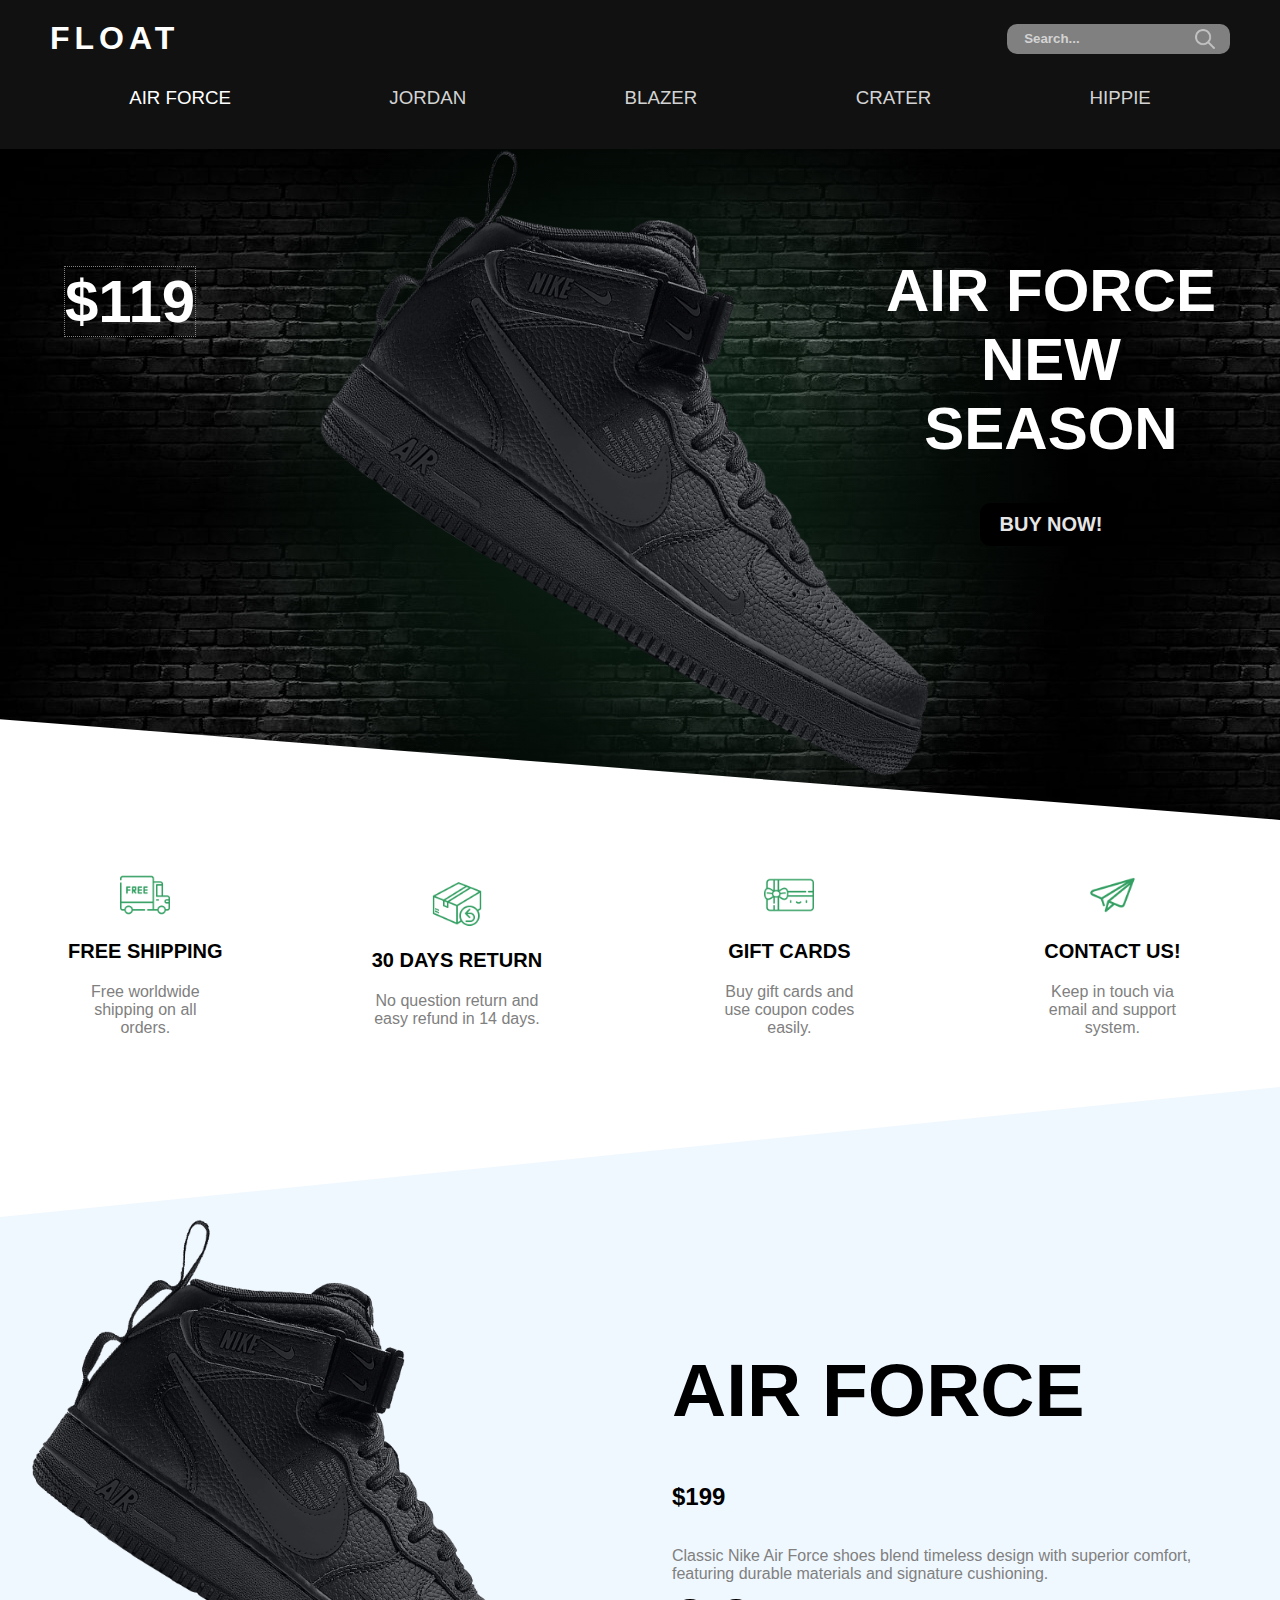
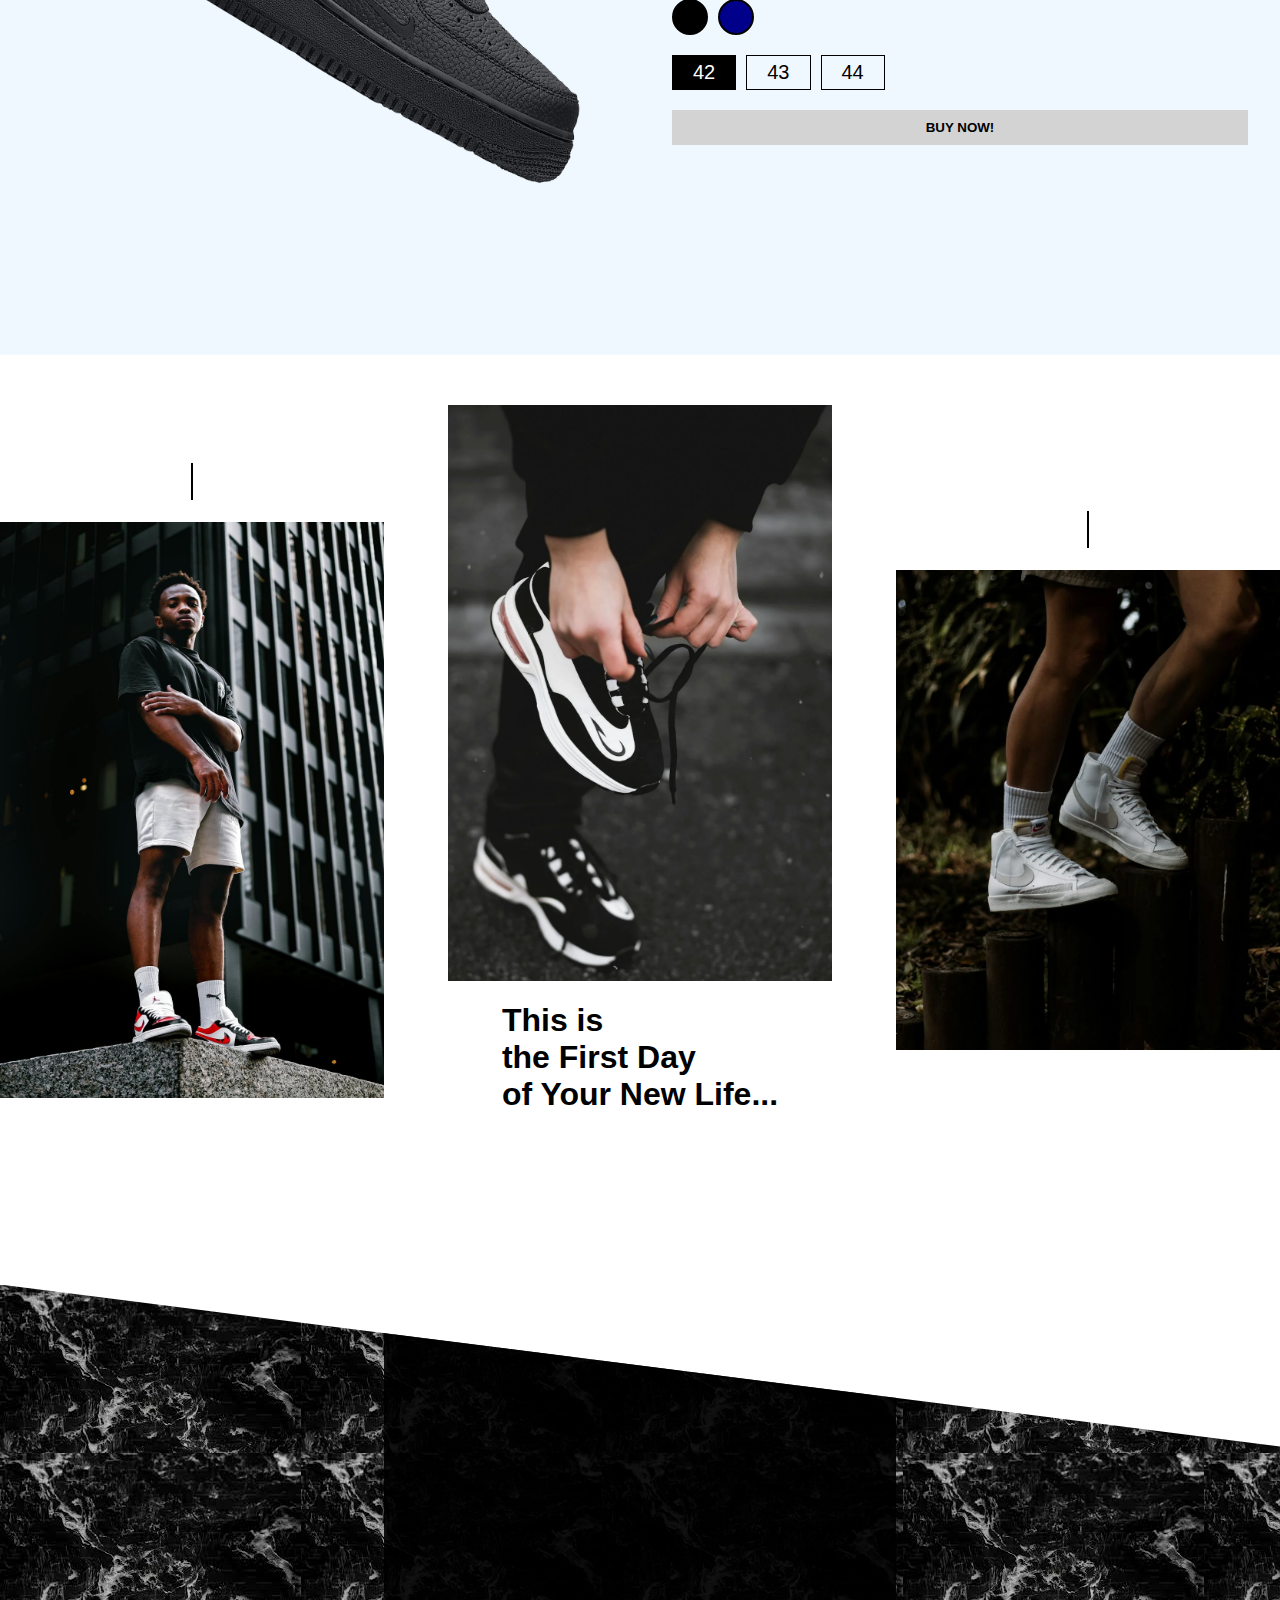
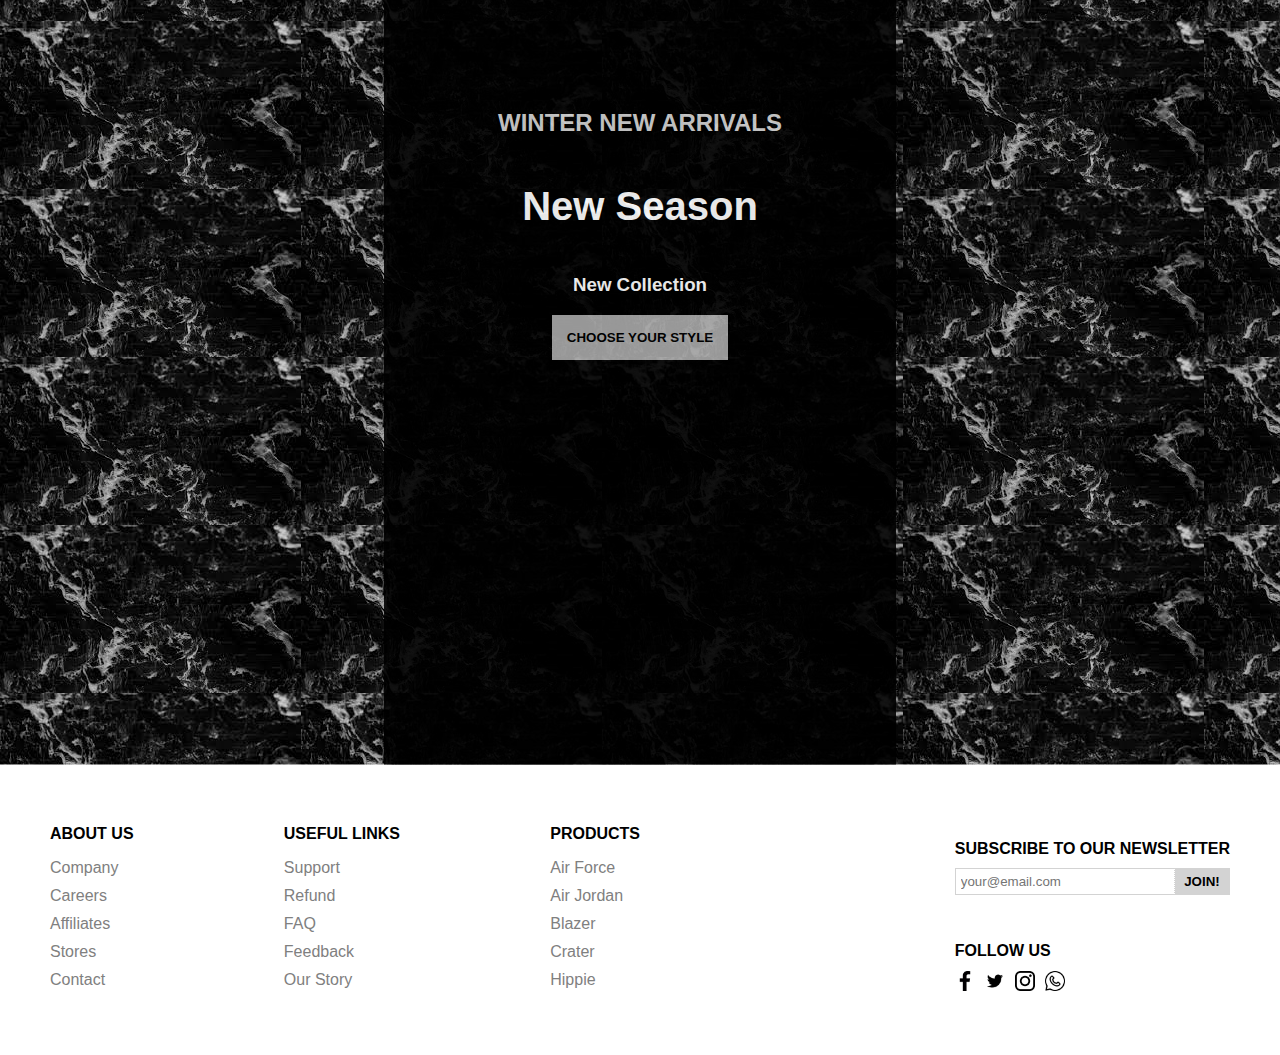
<file: index.html>
<html lang="en">

<head>
    <meta charset="UTF-8">
    <meta http-equiv="X-UA-Compatible" content="IE=edge">
    <meta name="viewport" content="width=device-width, initial-scale=1.0">
    <link
        href="https://fonts.googleapis.com/css2?family=Lato:ital,wght@0,100;0,300;0,400;0,700;0,900;1,100;1,300;1,400;1,700;1,900&display=swap"
        rel="stylesheet">
    <link rel="stylesheet" href="index.css">
    <link rel="shortcut icon" href="img/blazer.png">
    <title>F L O A T</title>
</head>

<body>
    <nav id="nav">
        <div class="navTop">
            <div class="navItem">
                <h1 class="Logo">Float</h1>
            </div>
            <div class="navItem">
                <div class="search">
                    <input type="text" placeholder="Search..." class="searchInput">
                    <img src="./img/search.png" width="20" height="20" alt="" class="searchIcon">
                </div>
            </div>
        </div>
        <div class="navBottom">
            <h3 class="menuItem">AIR FORCE</h3>
            <h3 class="menuItem">JORDAN</h3>
            <h3 class="menuItem">BLAZER</h3>
            <h3 class="menuItem">CRATER</h3>
            <h3 class="menuItem">HIPPIE</h3>
        </div>
    </nav>
    <div class="slider">
        <div class="sliderWrapper">
            <div class="sliderItem">
                <img src="./img/air.png" alt="" class="sliderImg">
                <div class="sliderBg"></div>
                <div class="slider-details">
                    <h2 class="sliderPrice">$119</h2>
                    <div class="slider-content">
                        <h1 class="sliderTitle">AIR FORCE</br> NEW</br> SEASON</h1>
                        <a href="#product">
                            <button class="buyButton">BUY NOW!</button>
                        </a> 
                    </div>
                </div>
                
                
            </div>
            <div class="sliderItem">
                <img src="./img/jordan.png" alt="" class="sliderImg">
                <div class="sliderBg"></div>
                <div class="slider-details">
                    <h2 class="sliderPrice">$149</h2>
                    <div class="slider-content">
                        <h1 class="sliderTitle">AIR JORDAN</br> NEW</br> SEASON</h1>
                        <a href="#product">
                            <button class="buyButton">BUY NOW!</button>
                        </a>
                    </div>
                </div>
            </div>
            <div class="sliderItem">
                <img src="./img/blazer.png" alt="" class="sliderImg">
                <div class="sliderBg"></div>
                <div class="slider-details">
                    <h2 class="sliderPrice">$109</h2>
                    <div class="slider-content">
                        <h1 class="sliderTitle">BLAZER</br> NEW</br> SEASON</h1>
                        <a href="#product">
                            <button class="buyButton">BUY NOW!</button>
                        </a>
                    </div>
                </div>
            </div>
            <div class="sliderItem">
                <img src="./img/crater.png" alt="" class="sliderImg">
                <div class="sliderBg"></div>
                <div class="slider-details">
                    <h2 class="sliderPrice">$129</h2>
                    <div class="slider-content">
                        <h1 class="sliderTitle">CRATER</br> NEW</br> SEASON</h1>
                        <a href="#product">
                            <button class="buyButton">BUY NOW!</button>
                        </a>  
                    </div>
                </div>
            </div>
            <div class="sliderItem">
                <img src="./img/hippie.png" alt="" class="sliderImg">
                <div class="sliderBg"></div>
                <div class="slider-details">
                    <h2 class="sliderPrice">$99</h2>
                    <div class="slider-content">
                        <h1 class="sliderTitle">HIPPIE</br> NEW</br> SEASON</h1>
                        <a href="#product">
                            <button class="buyButton">BUY NOW!</button>
                        </a>    
                    </div>
                </div>
            </div>
        </div>
    </div>
   
    <div class="features">
        <div class="feature">
            <img src="./img/shipping.png" alt="" class="featureIcon">
            <span class="featureTitle">FREE SHIPPING</span>
            <span class="featureDesc">Free worldwide shipping on all orders.</span>
        </div>
        <div class="feature">
            <img class="featureIcon" src="./img/return.png" alt="">
            <span class="featureTitle">30 DAYS RETURN</span>
            <span class="featureDesc">No question return and easy refund in 14 days.</span>
        </div>
        <div class="feature">
            <img class="featureIcon" src="./img/gift.png" alt="">
            <span class="featureTitle">GIFT CARDS</span>
            <span class="featureDesc">Buy gift cards and use coupon codes easily.</span>
        </div>
        <div class="feature">
            <img class="featureIcon" src="./img/contact.png" alt="">
            <span class="featureTitle">CONTACT US!</span>
            <span class="featureDesc">Keep in touch via email and support system.</span>
        </div>
    </div>

    <div class="product" >
        <img src="./img/air.png" alt="" class="productImg" id="product">
        <div class="productDetails">
            <div class="titleAndPrice">
                <h1 class="productTitle">AIR FORCE</h1>
                <h2 class="productPrice">$199</h2>
            </div>
            <p class="productDesc">Classic Nike Air Force shoes blend timeless design with superior comfort, featuring durable materials and signature cushioning.</p>
            <div class="colorsAndSizes">
                <div class="colors">
                    <div class="color"></div>
                    <div class="color"></div>
                </div>
                <div class="sizes">
                    <div class="size">42</div>
                    <div class="size">43</div>
                    <div class="size">44</div>
                </div>
            </div>
            
            <button type="submit" class="productButton">BUY NOW!</button>
        </div>
        <form class="payment">
            <h1 class="payTitle">Personal Information</h1>
            <label for="name">Name</label>
            <input type="text" placeholder="John Doe" class="payInput" id="name" required>
            <label for="number">Phone Number</label>
            <input type="number" placeholder="+961 32 543 253" class="payInput" id="number" required>
            <label for="adress">Address</label>
            <input type="text" placeholder="Elton St 21 22-145" class="payInput" id="adress" required>
            <h1 class="payTitle">Card Information</h1>
            <div class="cardIcons">
                <img src="./img/visa.png" width="40" alt="" class="cardIcon">
                <img src="./img/master.png" alt="" width="40" class="cardIcon">
            </div>
            <input type="password" class="payInput" placeholder="Card Number" required>
            <div class="cardInfo">
                <input type="number" placeholder="mm" class="payInput sm" required>
                <input type="number" placeholder="yyyy" class="payInput sm" required>
                <input type="number" placeholder="cvv" class="payInput sm" required>
            </div>
            <button type="submit" class="payButton">Checkout!</button>
            <span class="close">X</span>
        </form>
    </div>
    <div class="gallery">
        <div class="galleryItem">
            <h1 class="galleryTitle">Be Yourself!</h1>
            <img src="img/pexel-photo1.jpeg"
                alt="" class="galleryImg">
        </div>
        <div class="galleryItem">
            <img src="img/pexel-photo2.webp"
                alt="" class="galleryImg">
            <h1 class="galleryTitle">This is <br> the First Day <br> of Your New Life...</h1>
        </div>
        <div class="galleryItem">
            <h1 class="galleryTitle">Just Do it!</h1>
            <img src="img/pexel-photo3.webp"
                alt="" class="galleryImg">
        </div>
    </div>
    <div class="newSeason">
        <div class="nsItem">
            <h2 class="nsTitleSm">WINTER NEW ARRIVALS</h3>
            <h1 class="nsTitle">New Season</h1>
            <h3 class="nsTitle2">New Collection</h1>
            <a href="#nav">
                <button class="nsButton">CHOOSE YOUR STYLE</button>
            </a>
        </div>
    </div>
    <footer id="footer">
        <div class="footerLeft">
            <div class="footerMenu">
                <h1 class="fMenuTitle">About Us</h1>
                <ul class="fList">
                    <li class="fListItem"><a href="aboutUs/aboutUs.html#company">Company</a></li>
                    <li class="fListItem"><a href="aboutUs/aboutUs.html#careers">Careers</a></li>
                    <li class="fListItem"><a href="aboutUs/aboutUs.html#affiliates">Affiliates</a></li>
                    <li class="fListItem"><a href="aboutUs/aboutUs.html#stores">Stores</a></li>
                    <li class="fListItem"><a href="aboutUs/aboutUs.html#contact">Contact</a></li>
                </ul>
            </div>
            <div class="footerMenu">
                <h1 class="fMenuTitle">Useful Links</h1>
                <ul class="fList">
                    <li class="fListItem"><a href="support/support.html">Support</a></li>
                    <li class="fListItem"><a href="refund/refund.html">Refund</a></li>
                    <li class="fListItem"><a href="FAQ/FAQ.html">FAQ</a></li>
                    <li class="fListItem"><a href="feedback/feedback.html">Feedback</a></li>
                    <li class="fListItem"><a href="ourStory/ourStory.html">Our Story</a></li>
                </ul>
            </div>
            <div class="footerMenu">
                <h1 class="fMenuTitle">Products</h1>
                <ul class="fList">
                    <li class="fListItem"><a href="#nav">Air Force</a></li>
                    <li class="fListItem"><a href="#nav">Air Jordan</a></li>
                    <li class="fListItem"><a href="#nav">Blazer</a></li>
                    <li class="fListItem"><a href="#nav">Crater</a></li>
                    <li class="fListItem"><a href="#nav">Hippie</a></li>
                </ul>
            </div>
        </div>
        <div class="footerRight">
            <div class="footerRightMenu">
                <h1 class="fMenuTitle">Subscribe to our newsletter</h1>
                <form class="fMail">
                    <input type="email" placeholder="your@email.com" class="fInput" required>
                    <button type="submit" class="fButton">Join!</button>
                </form>
            </div>
            <div class="footerRightMenu">
                <h1 class="fMenuTitle">Follow Us</h1>
                <div class="fIcons">
                    <img src="./img/facebook.png" alt="" class="fIcon">
                    <img src="./img/twitter.png" alt="" class="fIcon">
                    <img src="./img/instagram.png" alt="" class="fIcon">
                    <img src="./img/whatsapp.png" alt="" class="fIcon">
                </div>
            </div>
            
        </div>
    </footer>
    <script src="./index.js"></script>
</body>

</html>
</file>
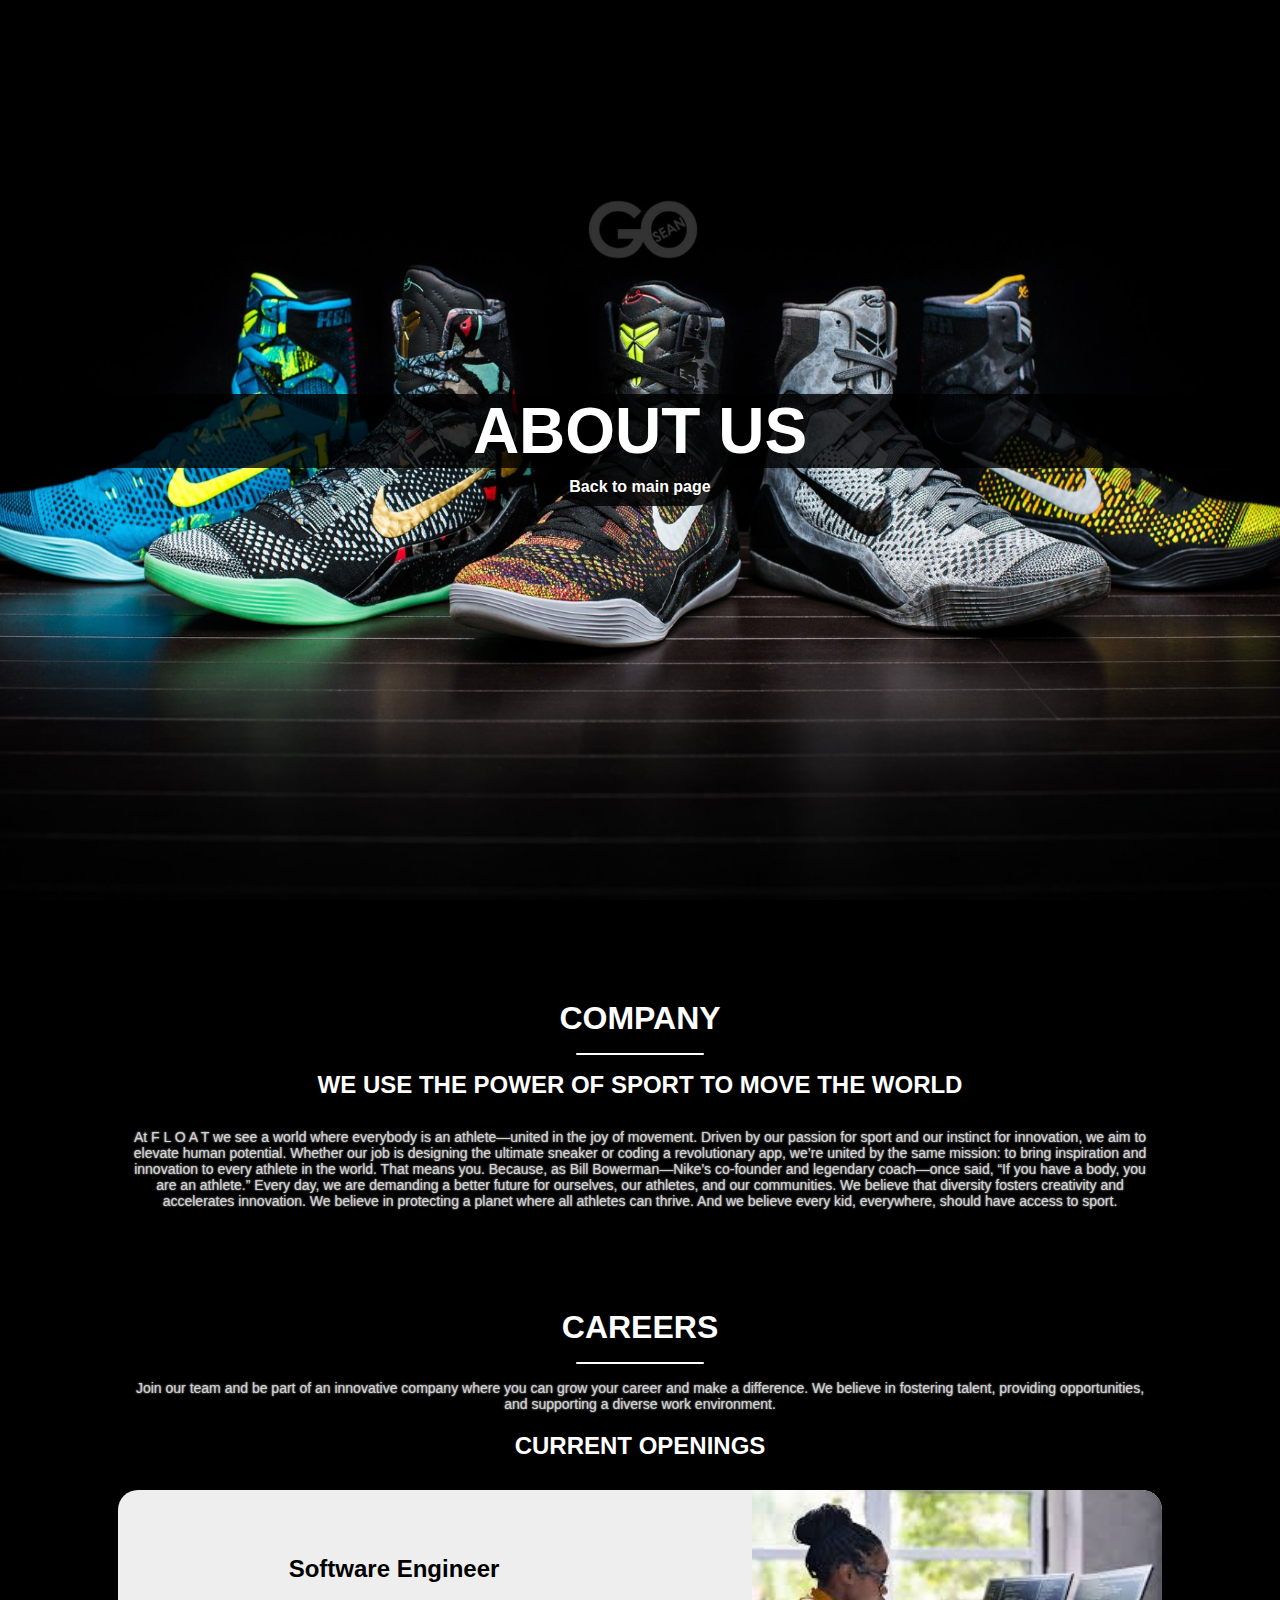
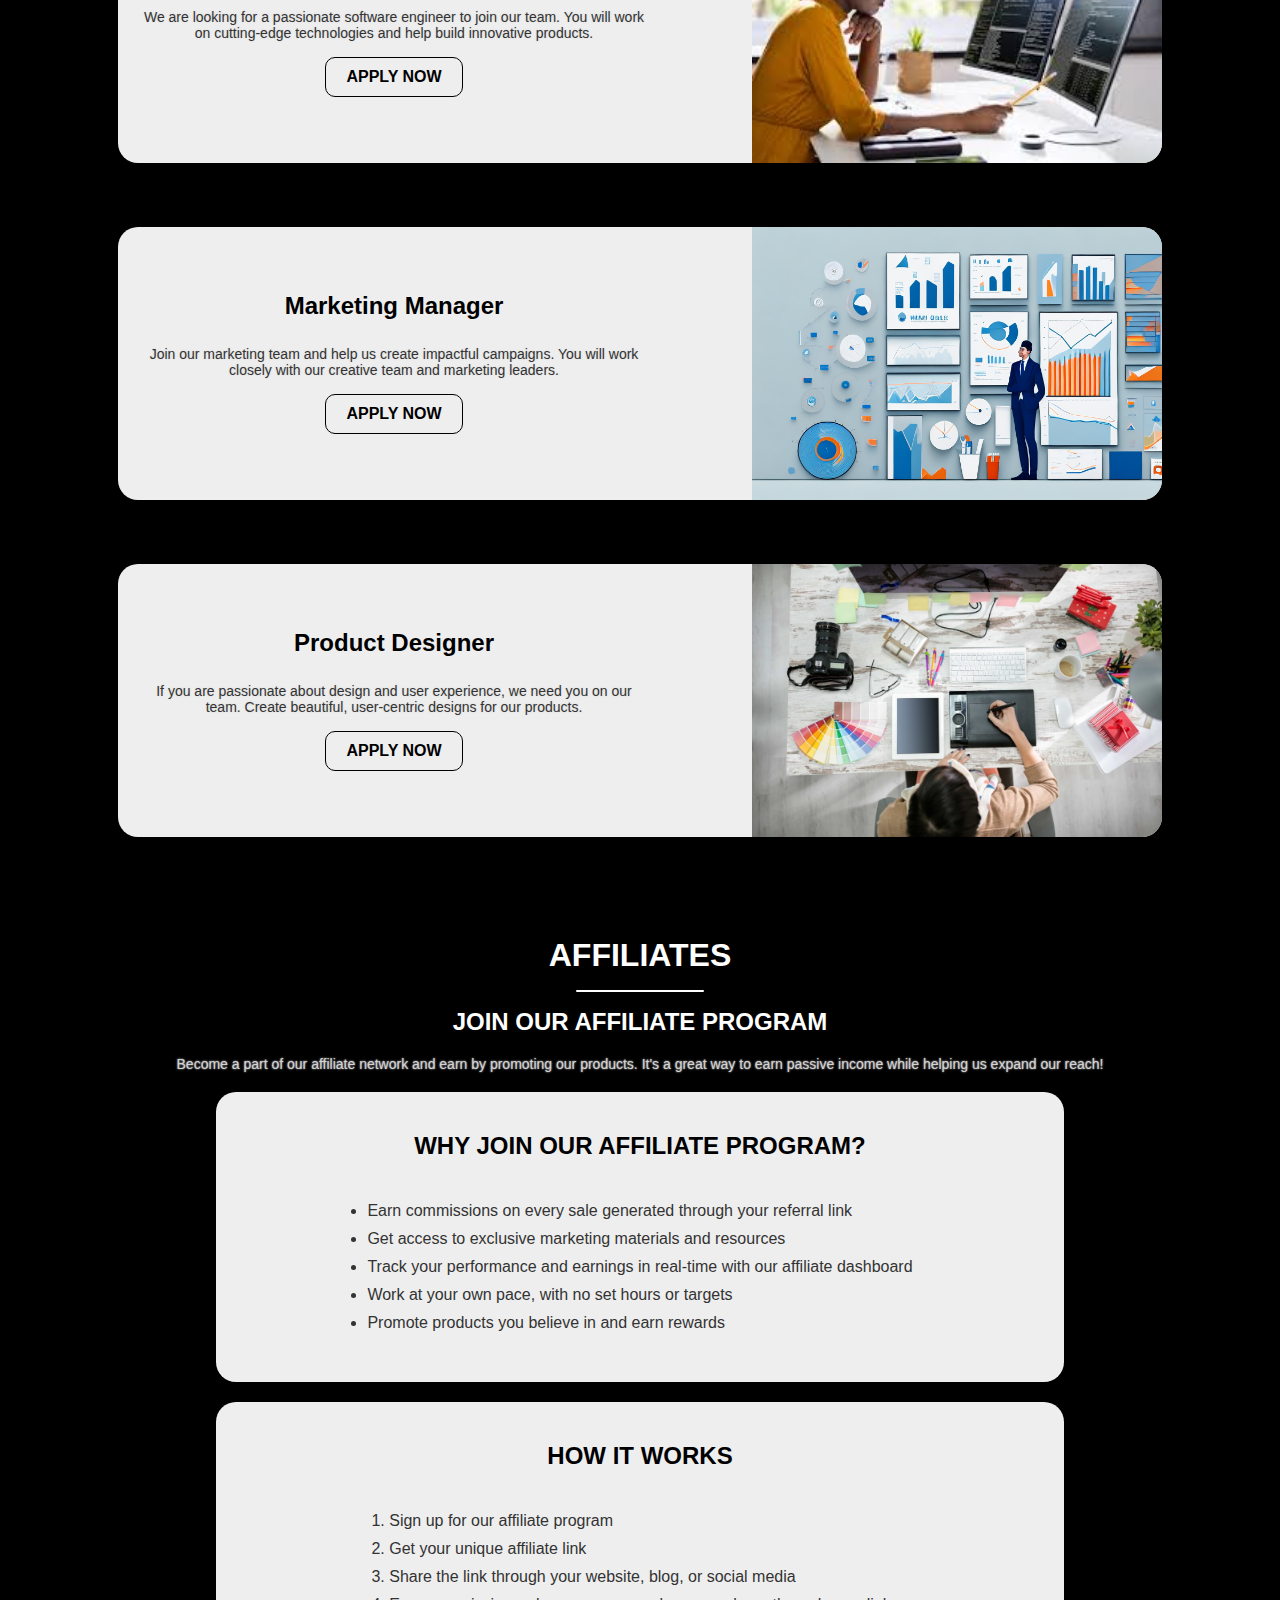
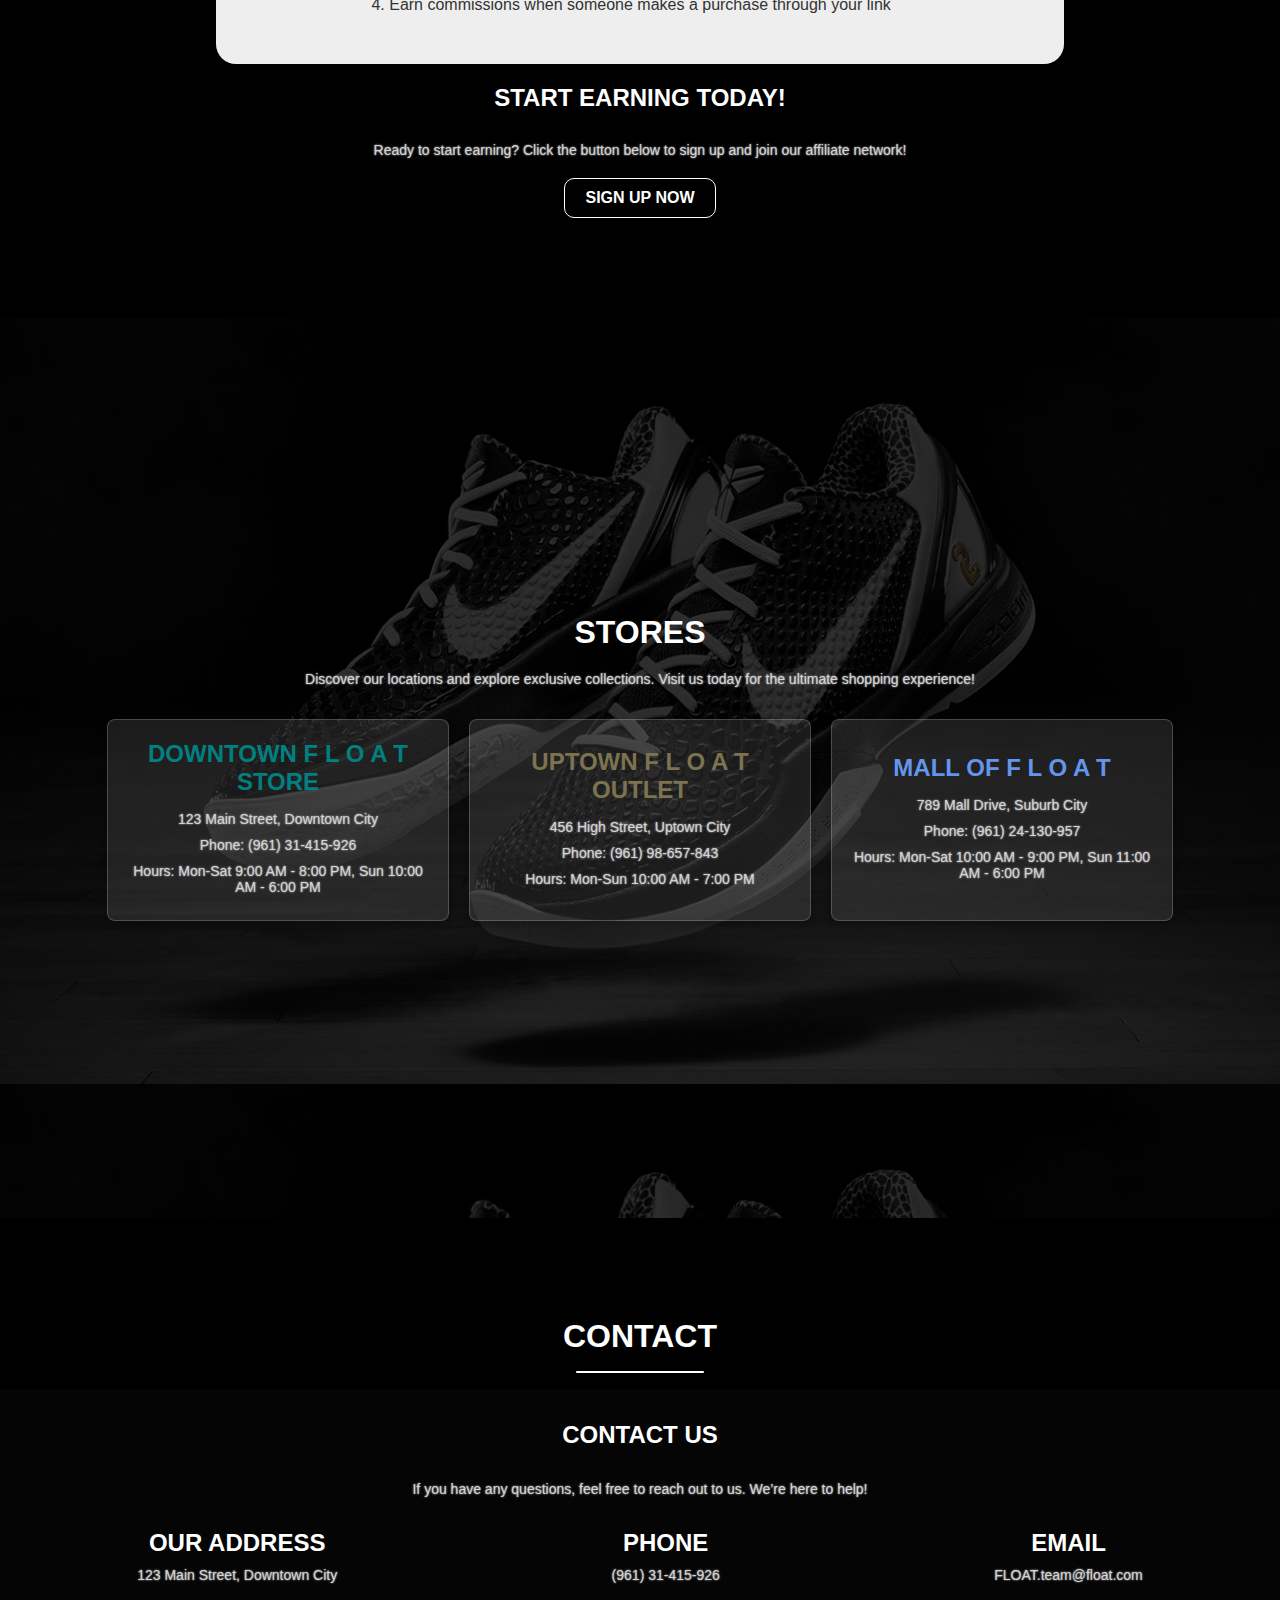
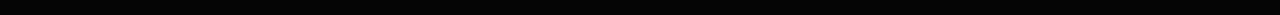
<file: aboutUs/aboutUs.html>
<!DOCTYPE html>
<html lang="en">
<head>
    <meta charset="UTF-8">
    <meta name="viewport" content="width=device-width, initial-scale=1.0">
    <title>About us</title>
    <link rel="shortcut icon" href="img/blazer.png">
    <link rel="stylesheet" href="aboutUs.css">
</head>
<body>

    <div class="aboutUs">
        <div class="nav">
                <h1 class="page_title">About Us</h1>
                <a href="../index.html#footer">Back to main page</a>
        </div>
        
        <section class="company" id="company">
            <h1 class="title">Company</h1>
            <div class="bar"></div>
            
            <div class="info">
                <h3>WE USE THE POWER OF SPORT TO MOVE THE WORLD</h3>
                <p>At F L O A T we see a world where everybody is an athlete—united in the joy of movement. Driven by our passion for sport and our instinct for innovation, we aim to elevate human potential. Whether our job is designing the ultimate sneaker or coding a revolutionary app, we’re united by the same mission: to bring inspiration and innovation to every athlete in the world. That means you. Because, as Bill Bowerman—Nike’s co-founder and legendary coach—once said, “If you have a body, you are an athlete.” Every day, we are demanding a better future for ourselves, our athletes, and our communities. We believe that diversity fosters creativity and accelerates innovation. We believe in protecting a planet where all athletes can thrive. And we believe every kid, everywhere, should have access to sport.</p>
            </div>
        </section>
        <section class="careers" id="careers">
              <h1 class="title">careers</h1>
              <div class="bar"></div>
            <div class="careers-container">
              <div class="info">
                <p>Join our team and be part of an innovative company where you can grow your career and make a difference. We believe in fostering talent, providing opportunities, and supporting a diverse work environment.</p>
                <h3>Current Openings</h3>
              </div>
                
                <div class="job-listing">
                    <div class="job_container">
                        <div class="job">
                            <h4>Software Engineer</h4>
                            <p>We are looking for a passionate software engineer to join our team. You will work on cutting-edge technologies and help build innovative products.</p>
                            <a href="#">Apply Now</a>
                          </div>
                          <img src="img/software-engeneer.jpeg" alt="">
                    </div>
                    <div class="job_container">
                       <div class="job">
                           <h4>Marketing Manager</h4>
                           <p>Join our marketing team and help us create impactful campaigns. You will work closely with our creative team and marketing leaders.</p>
                           <a href="#">Apply Now</a>
                       </div>
                       <img src="img/marketing-manager.png" alt="">
                    </div>

                     <div class="job_container">
                       <div class="job">
                           <h4>Product Designer</h4>
                           <p>If you are passionate about design and user experience, we need you on our team. Create beautiful, user-centric designs for our products.</p>
                           <a href="#">Apply Now</a>
                       </div>
                       <img src="img/product-designer.jpg" alt="">
                     </div>

                </div>
            </div>
        </section>
        <section class="affiliates" id="affiliates">
            <h1 class="title">affiliates</h1>
            <div class="bar"></div>
            <div class="affiliate-container">
              <div class="info">
                <h2>Join Our Affiliate Program</h2>
                <p>Become a part of our affiliate network and earn by promoting our products. It's a great way to earn passive income while helping us expand our reach!</p>
                        
              </div>
                
              <div class="list_container">
                  <h3>Why Join Our Affiliate Program?</h3>
                  <ul>
                      <li>Earn commissions on every sale generated through your referral link</li>
                      <li>Get access to exclusive marketing materials and resources</li>
                      <li>Track your performance and earnings in real-time with our affiliate dashboard</li>
                      <li>Work at your own pace, with no set hours or targets</li>
                      <li>Promote products you believe in and earn rewards</li>
                  </ul>
              </div>
              
          
              
              <div class="list_container">
                  <h3>How It Works</h3>
                  <ol>
                      <li>Sign up for our affiliate program</li>
                      <li>Get your unique affiliate link</li>
                      <li>Share the link through your website, blog, or social media</li>
                      <li>Earn commissions when someone makes a purchase through your link</li>
                  </ol>
              </div>
              
              <div class="info">
                <h3>Start Earning Today!</h3>
                <p>Ready to start earning? Click the button below to sign up and join our affiliate network!</p>
              <a href="#" class="affiliate-btn">Sign Up Now</a>

              </div>
            </div>
        </section>
        <section class="stores"  id="stores" >
            <div class="stores-overlay">
              <div class="info">
                <h1 class="title">Stores</h1>
                <p class="stores-intro">
                    Discover our locations and explore exclusive collections. Visit us today for the ultimate shopping experience!
                </p>
              </div>
                
              <div class="stores-container">
                <div class="store">
                  <h3 class="store-name">Downtown F L O A T Store</h3>
                  <p class="store-address">123 Main Street, Downtown City</p>
                  <p class="store-contact">Phone: (961) 31-415-926</p>
                  <p class="store-hours">Hours: Mon-Sat 9:00 AM - 8:00 PM, Sun 10:00 AM - 6:00 PM</p>
                </div>
          
                <div class="store">
                  <h3 class="store-name">Uptown F L O A T Outlet</h3>
                  <p class="store-address">456 High Street, Uptown City</p>
                  <p class="store-contact">Phone: (961) 98-657-843</p>
                  <p class="store-hours">Hours: Mon-Sun 10:00 AM - 7:00 PM</p>
                </div>
          
                <div class="store">
                  <h3 class="store-name">Mall of F L O A T</h3>
                  <p class="store-address">789 Mall Drive, Suburb City</p>
                  <p class="store-contact">Phone: (961) 24-130-957</p>
                  <p class="store-hours">Hours: Mon-Sat 10:00 AM - 9:00 PM, Sun 11:00 AM - 6:00 PM</p>
                </div>
              </div>
            </div>
          </section>
        <section class="contact" id="contact">
            <h1 class="title">contact</h1>
            <div class="bar"></div>
                <div class="contact-container">
                    <h2>Contact Us</h2>
                    <p>If you have any questions, feel free to reach out to us. We’re here to help!</p>
                    
                    <div class="contact-details">
                      <div class="contact-item">
                        <h3>Our Address</h3>
                        <p>123 Main Street, Downtown City</p>
                      </div>
                      
                      <div class="contact-item">
                        <h3>Phone</h3>
                        <p>(961) 31-415-926</p>
                      </div>
                      
                      <div class="contact-item">
                        <h3>Email</h3>
                        <p>FLOAT.team@float.com</p>
                      </div>
                    </div>
                  
                  </div>
            
        </section>
    </div>
    
</body>
</html>
</file>
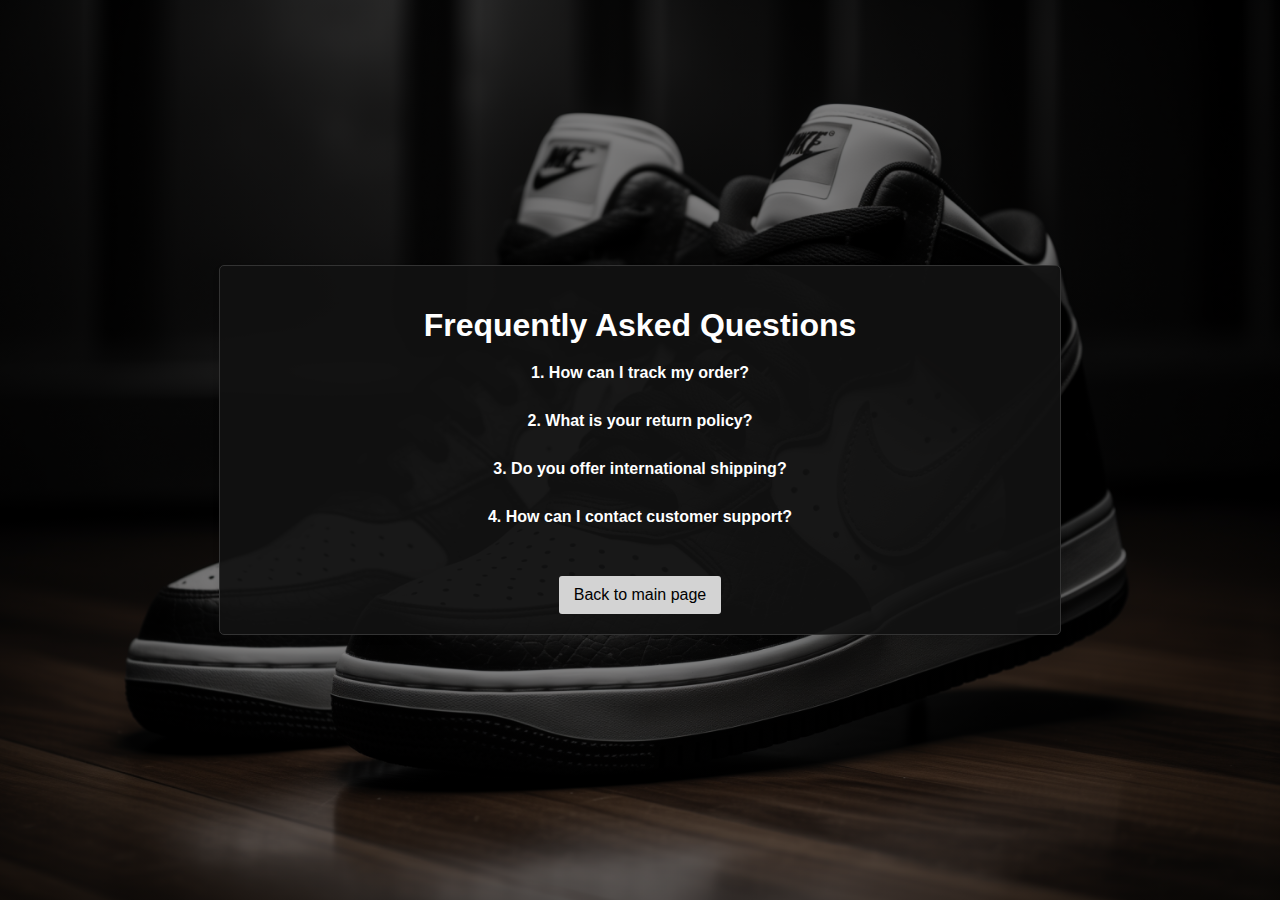
<file: FAQ/FAQ.html>
<!DOCTYPE html>
<html lang="en">
<head>
    <meta charset="UTF-8">
    <meta name="viewport" content="width=device-width, initial-scale=1.0">
    <title>FAQ</title>
    <link rel="stylesheet" href="FAQ.css">
    <link rel="shortcut icon" href="../img/blazer.png">
</head>
<body>
    <div class="container">
        <h1>Frequently Asked Questions</h1>

        <div class="faq">
            <div class="question">1. How can I track my order?</div>
            <div class="answer">You can track your order by logging into your account and clicking on the "Track Order" section in your dashboard.</div>
        </div>

        <div class="faq">
            <div class="question">2. What is your return policy?</div>
            <div class="answer">We offer a 30-day return policy for all items. Please ensure the product is unused and in its original packaging.</div>
        </div>

        <div class="faq">
            <div class="question">3. Do you offer international shipping?</div>
            <div class="answer">Yes, we ship to most countries worldwide. Shipping fees and delivery times vary based on location.</div>
        </div>

        <div class="faq">
            <div class="question">4. How can I contact customer support?</div>
            <div class="answer">You can reach our support team via email at <a href="mailto:FAQ@float.com">support@float.com</a> or call us at +961 31-415-926.</div>
        </div>

        <a href="../index.html#footer">Back to main page</a>
    </div>

    <script>
        document.querySelectorAll('.question').forEach(question => {
            question.addEventListener('click', () => {
                const answer = question.nextElementSibling;
                answer.style.display = answer.style.display === 'block' ? 'none' : 'block';
            });
        });
    </script>
</body>
</html>
</file>
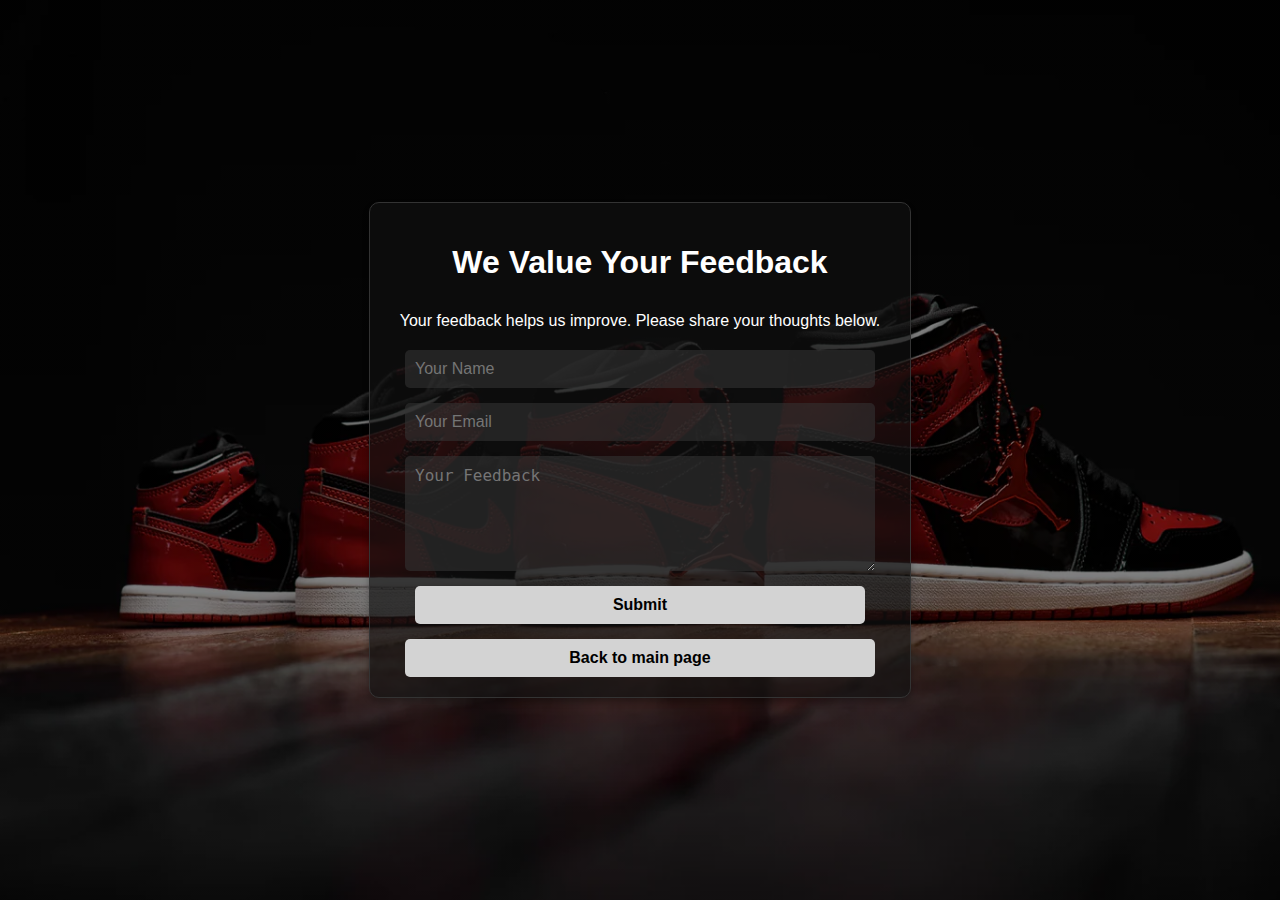
<file: feedback/feedback.html>
<!DOCTYPE html>
<html lang="en">
<head>
    <meta charset="UTF-8">
    <meta name="viewport" content="width=device-width, initial-scale=1.0">
    <title>Feedback</title>
    <link rel="stylesheet" href="feedback.css">
    <link rel="shortcut icon" href="../img/blazer.png">

</head>
<body>
    <div class="container">
        <h1>We Value Your Feedback</h1>
        <p>Your feedback helps us improve. Please share your thoughts below.</p>

        <form id="feedbackForm">
            <input type="text" id="name" placeholder="Your Name" required>
            <input type="email" id="email" placeholder="Your Email" required>
            <textarea id="feedback" rows="5" placeholder="Your Feedback" required></textarea>
            <button type="submit">Submit</button>
            <a href="../index.html#footer">Back to main page</a>

            <div class="message" id="successMessage">Thank you for your feedback!</div>
        </form>
    </div>

    <script>
        const feedbackForm = document.getElementById('feedbackForm');
        const successMessage = document.getElementById('successMessage');

        feedbackForm.addEventListener('submit', function(event) {
            event.preventDefault();
            successMessage.style.display = 'block';
            feedbackForm.reset();
        });
    </script>
</body>
</html>
</file>
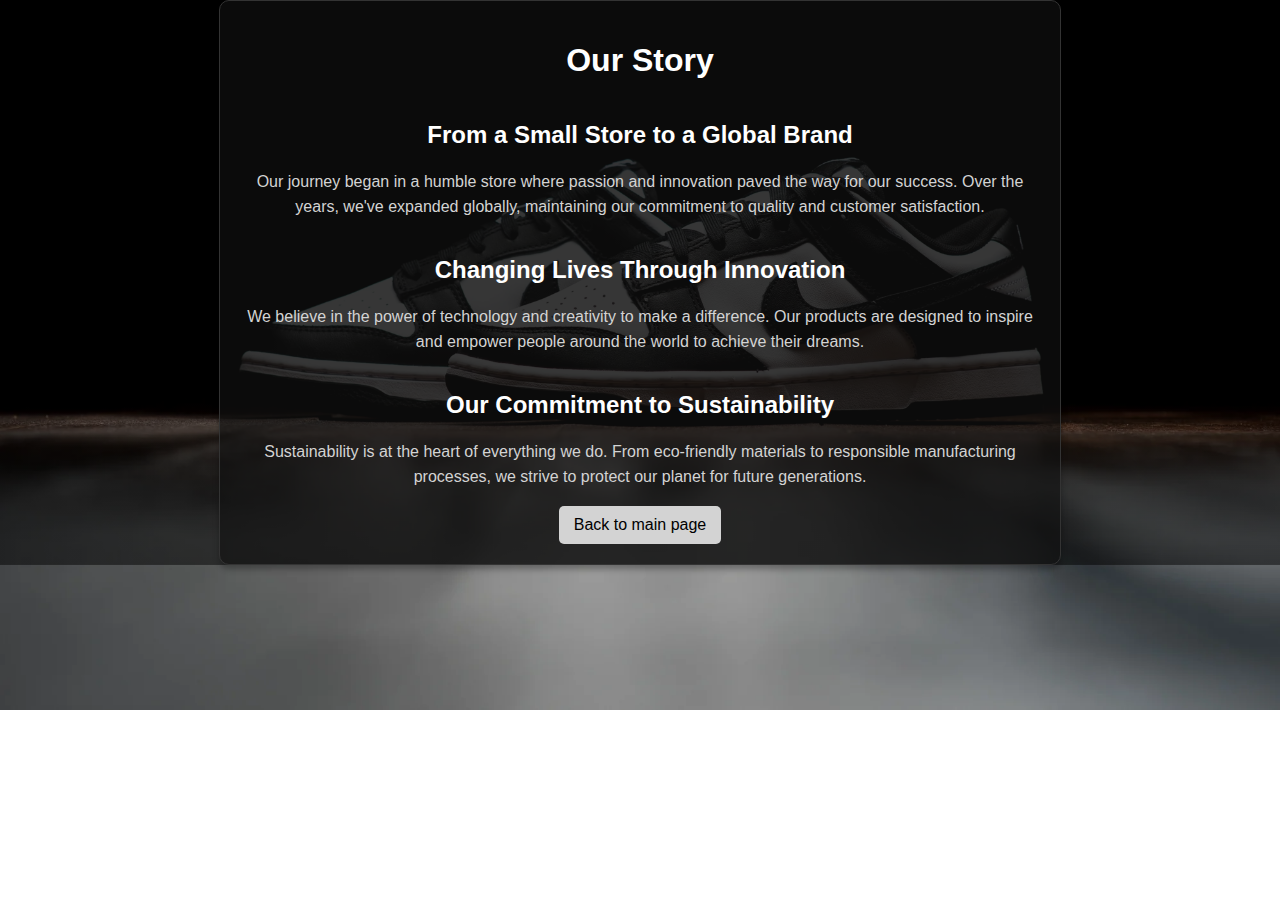
<file: ourStory/ourStory.html>
<!DOCTYPE html>
<html lang="en">
<head>
    <meta charset="UTF-8">
    <meta name="viewport" content="width=device-width, initial-scale=1.0">
    <title>Stories</title>
    <link rel="stylesheet" href="ourStory.css">
    <link rel="shortcut icon" href="../img/blazer.png">
</head>
<body>
    <div class="container">
        <h1>Our Story</h1>

        <div class="story">
            <h2>From a Small Store to a Global Brand</h2>
            <p>
                Our journey began in a humble store where passion and innovation paved the way for our success.
                Over the years, we've expanded globally, maintaining our commitment to quality and customer satisfaction.
            </p>
        </div>

        <div class="story">
            <h2>Changing Lives Through Innovation</h2>
            <p>
                We believe in the power of technology and creativity to make a difference. Our products are designed
                to inspire and empower people around the world to achieve their dreams.
            </p>
        </div>

        <div class="story">
            <h2>Our Commitment to Sustainability</h2>
            <p>
                Sustainability is at the heart of everything we do. From eco-friendly materials to responsible
                manufacturing processes, we strive to protect our planet for future generations.
            </p>
        </div>

        <a href="../index.html#footer">Back to main page</a>
    </div>
</body>
</html>
</file>
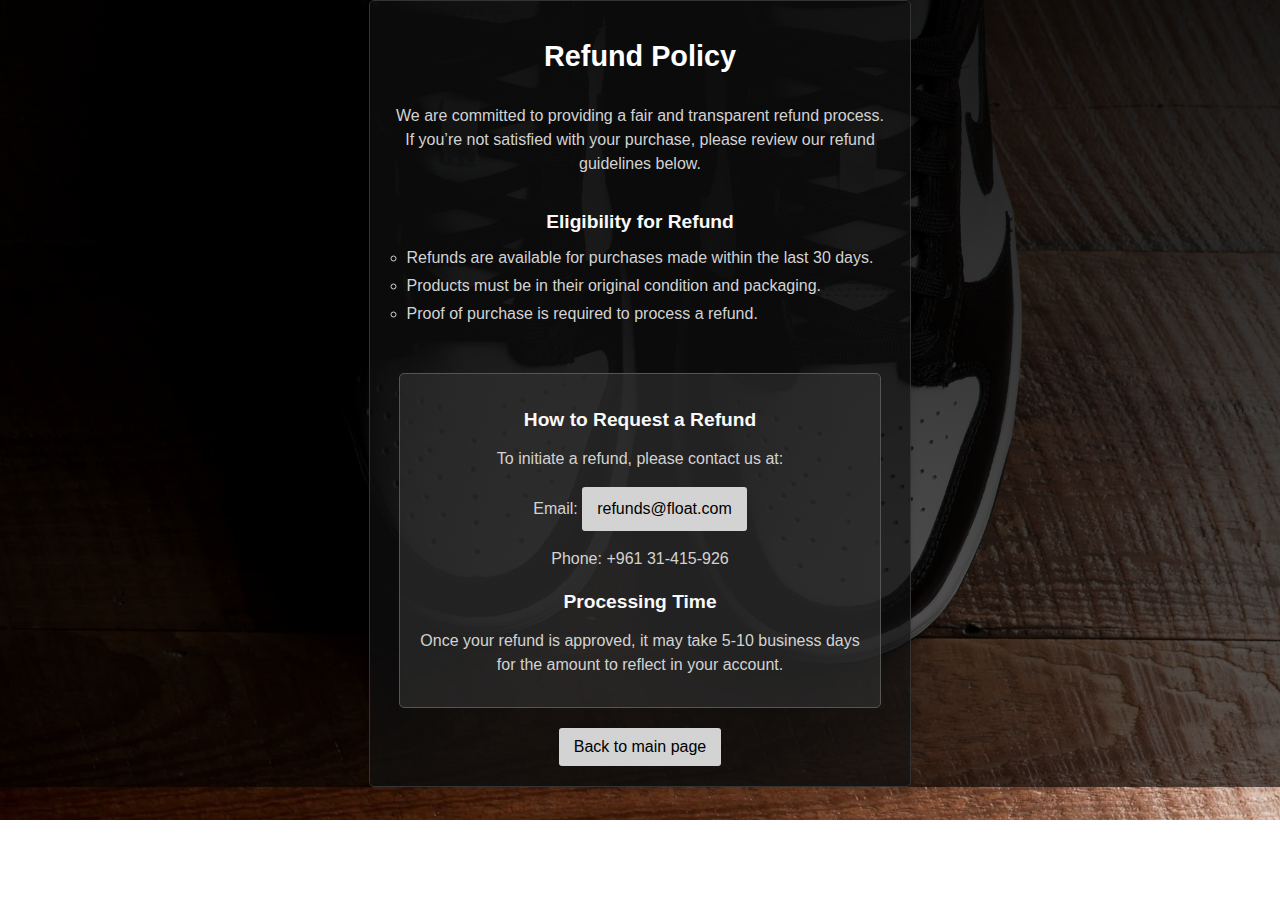
<file: refund/refund.html>
<!DOCTYPE html>
<html lang="en">
<head>
    <meta charset="UTF-8">
    <meta name="viewport" content="width=device-width, initial-scale=1.0">
    <link rel="stylesheet" href="refund.css">
    <link rel="shortcut icon" href="../img/blazer.png">
    <title>Refund</title>
</head>
<body>
    <div class="container">
        <h1>Refund Policy</h1>
        <p>
            We are committed to providing a fair and transparent refund process. If you’re not satisfied with your purchase, 
            please review our refund guidelines below.
        </p>

        <h2>Eligibility for Refund</h2>
        <ul>
            <li>Refunds are available for purchases made within the last 30 days.</li>
            <li>Products must be in their original condition and packaging.</li>
            <li>Proof of purchase is required to process a refund.</li>
        </ul>

        <div class="contact">
            <h2>How to Request a Refund</h2>
            <p>To initiate a refund, please contact us at:</p>
            <p>Email: <a href="mailto:refund@float.com">refunds@float.com</a></p>
            <p>Phone: +961 31-415-926</p>

            <h2>Processing Time</h2>
            <p>Once your refund is approved, it may take 5-10 business days for the amount to reflect in your account.</p>
        </div>

        <a href="../index.html#footer">Back to main page</a>
    </div>
</body>
</html>
</file>
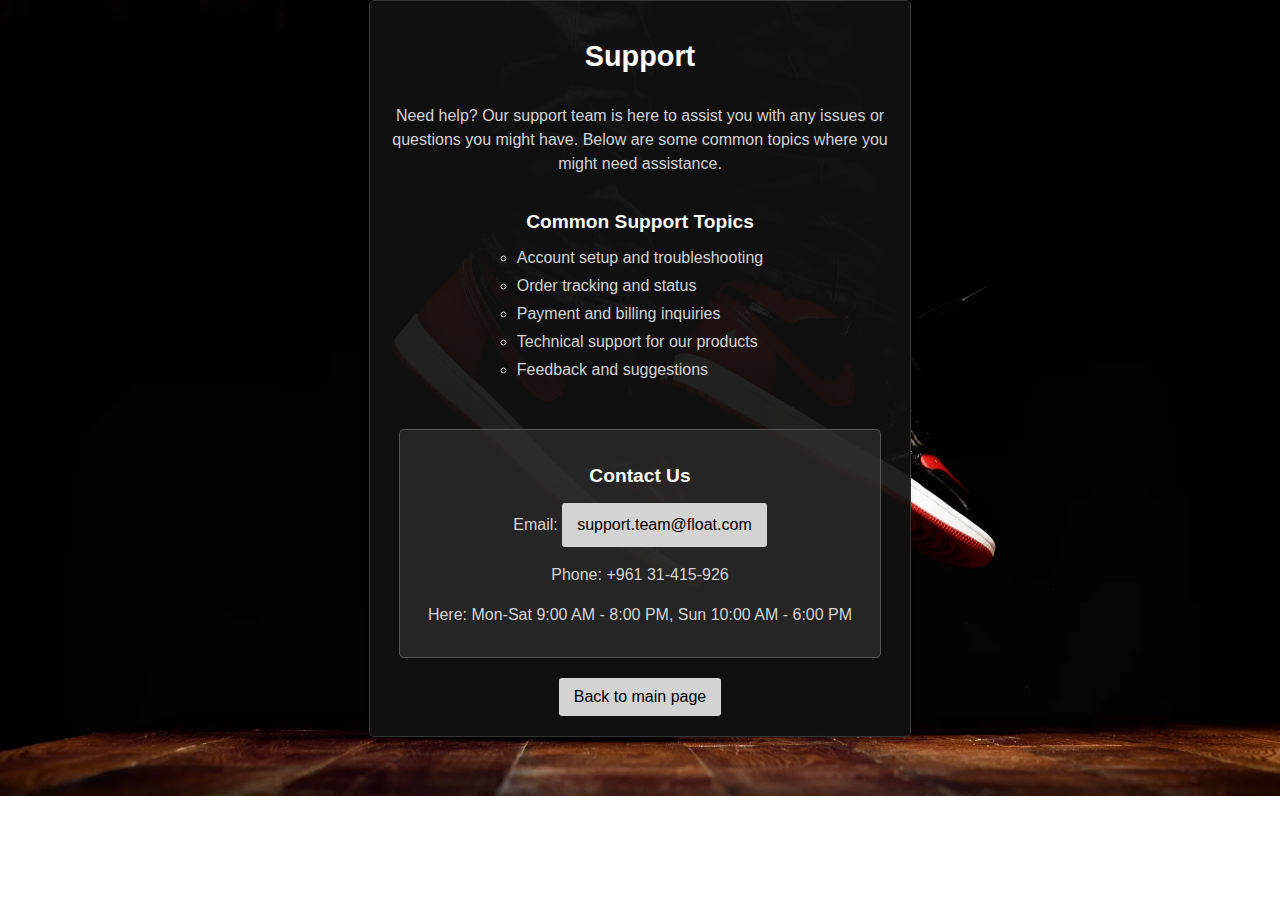
<file: support/support.html>
<!DOCTYPE html>
<html lang="en">
<head>
    <meta charset="UTF-8">
    <meta name="viewport" content="width=device-width, initial-scale=1.0">
    <link rel="stylesheet" href="support.css">
    <link rel="shortcut icon" href="../img/blazer.png">
    <title>Support</title>
</head>
<body>
    <div class="container">
        <h1>Support</h1>
        <p>
            Need help? Our support team is here to assist you with any issues or questions you might have.
            Below are some common topics where you might need assistance.
        </p>

        <h2>Common Support Topics</h2>
        <ul>
            <li>Account setup and troubleshooting</li>
            <li>Order tracking and status</li>
            <li>Payment and billing inquiries</li>
            <li>Technical support for our products</li>
            <li>Feedback and suggestions</li>
        </ul>

        <div class="contact">
            <h2>Contact Us</h2>
            <p>Email: <a href="mailto:support.team@float.com">support.team@float.com</a></p>
            <p>Phone: +961 31-415-926</p>
            <p>Here: Mon-Sat 9:00 AM - 8:00 PM, Sun 10:00 AM - 6:00 PM</p>
        </div>

        <a href="../index.html#footer">Back to main page</a>
    </div>
</body>
</html>
</file>
<file: index.css>
html {
  scroll-behavior: smooth;
}

body {
  font-family: Arial, sans-serif;
  padding: 0;
  margin: 0;
}

nav {
  background-color: #111;
  color: white;
  padding: 20px 50px;
}

.navTop {
  width: 100%;
  display: flex;
  align-items: center;
  justify-content: space-between;
  gap: 20px;
  margin-bottom: 10px;
}

.Logo {
  margin: 0;
  padding: 0;
  text-transform: uppercase;
  letter-spacing: 5px;
}

.search {
  display: flex;
  align-items: center;
  justify-content: space-around;
  background-color: gray;
  border-radius: 10px;
  padding: 5px 10px;
}

.searchInput {
  background: transparent;
  border: none;
  font-weight: bold;
  outline: none;
  width: 80%;
}

.searchIcon {
  cursor: pointer;
}

.searchInput::placeholder {
  color: lightgray;
}

.navBottom {
  display: flex;
  align-items: center;
  justify-content: space-around;
  flex-wrap: wrap;
  text-align: center;
}

.menuItem {
  margin-right: 50px;
  cursor: pointer;
  color: lightgray;
  font-weight: 400;
  position: relative;
  margin: 20px;
}

.menuItem::after {
  content: '';
  height: 1px;
  background: lightgray;
  width: 0;
  bottom: 0;
  left: 0;
  position: absolute;
  transition: width 0.3s ease-in-out;
}

.menuItem:nth-child(1) {
  color: white;
}

.menuItem:hover::after {
  width: 100%;
}

.slider {
  background: radial-gradient(circle, #369e6133 10%, rgba(0, 0, 0, 0) 60%),
    url('img/index-background.jpg');
  clip-path: polygon(0 0, 100% 0, 100% 100%, 0 85%);
  overflow: hidden;
  transition: all 1.5s ease-in-out;
}

.sliderWrapper {
  display: flex;
  width: 500vw;
  transition: all 1.5s ease-in-out;
}

.sliderItem {
  width: 100vw;
  display: flex;
  align-items: center;
  justify-content: center;
  position: relative;
}

.sliderBg {
  width: 80%;
  height: 80%;
  border-radius: 50%;
  position: absolute;
  opacity: 0.8;
}

.sliderImg {
  z-index: 1;
  width: 50%;
  animation: spin 10s linear infinite;
}

.slider-content {
  position: absolute;
  top: 10%;
  right: 5%;
  display: flex;
  align-items: center;
  justify-content: center;
  flex-direction: column;
}

.sliderTitle {
  position: relative;
  font-size: 60px;
  font-weight: 900;
  text-align: center;
  color: white;
  z-index: 1;
}

.sliderPrice {
  position: absolute;
  top: 10%;
  left: 5%;
  font-size: 60px;
  font-weight: 300;
  text-align: center;
  color: white;
  border: 1px dotted gray;
  z-index: 1;
  font-weight: bold;
}

.buyButton {
  position: relative;
  font-size: 20px;
  font-weight: bold;
  color: white;
  border: none;
  background-color: black;
  z-index: 1;
  cursor: pointer;
  border-radius: 10px 10px;
  padding: 10px 20px;
  opacity: 0.9;
  transition: all 0.3s ease-in-out;
}

.buyButton:hover {
  background-color: white;
  color: black;
}

.features {
  display: flex;
  align-items: center;
  justify-content: space-evenly;
  margin-top: 50px;
}

.feature {
  display: flex;
  flex-direction: column;
  align-items: center;
  text-align: center;
}

.featureIcon {
  width: 50px;
  height: 50px;
}

.featureTitle {
  font-size: 20px;
  font-weight: 600;
  margin: 20px;
}

.featureDesc {
  color: gray;
  width: 50%;
}

.product {
  background-color: aliceblue;
  position: relative;
  clip-path: polygon(0 15%, 100% 0, 100% 100%, 0% 100%);
  margin-top: 50px;
  display: flex;
  flex-direction: row;
  justify-content: space-between;
  align-items: center;
  padding: 100px 0;
}

.payment {
  width: 60%;
  height: fit-content;
  background-color: white;
  position: absolute;
  top: 10%;
  bottom: 0;
  left: 0;
  right: 0;
  margin: auto;
  padding: 20px 50px 0 50px;
  display: none;
  flex-direction: column;
  box-shadow: 0px 0px 13px 2px rgb(0, 0, 0);
  z-index: 2;
}

.payTitle {
  font-size: 20px;
  color: lightgray;
}

label {
  font-size: 14px;
  font-weight: 300;
}

.payInput {
  padding: 10px;
  margin: 10px 0px;
  border: none;
  border-bottom: 1px solid gray;
}

.payInput::placeholder {
  color: lightgray;
}

.cardIcons {
  display: flex;
}

.cardIcon {
  margin-right: 10px;
}

.cardInfo {
  display: flex;
  justify-content: space-between;
  align-items: center;
}

.sm {
  width: 30%;
}

.payButton {
  width: 100%;
  background-color: #369e61;
  color: white;
  border: none;
  cursor: pointer;
  padding: 10px;
  margin-top: 20px;
  transition: all 0.3s ease-in-out;
  border-radius: 0;
}

.payButton:hover {
  border-radius: 20px;
}

.close {
  width: 30px;
  height: 30px;
  position: absolute;
  color: #000;
  top: 0;
  right: 0;
  display: flex;
  align-items: center;
  justify-content: center;
  cursor: pointer;
  padding: 2px;
  font-size: 20px;
  transition: all 0.3s ease-in-out;
}

.close:hover {
  background: lightgray;
}

.productImg {
  width: calc(50% - 4rem);
  padding: 2rem;
}

.productDetails {
  display: flex;
  flex-direction: column;
  align-items: left;
  justify-content: center;
  width: calc(50% - 4rem);
  padding: 2rem;
}

.productTitle {
  font-size: 75px;
  font-weight: 900;
}

.productDesc {
  font-style: 24px;
  color: gray;
}

.colors,
.sizes {
  display: flex;
  margin-bottom: 20px;
}

.color {
  width: 32px;
  height: 32px;
  border-radius: 100%;
  background-color: black;
  margin-right: 10px;
  cursor: pointer;
  border: 2px solid #000;
}

.color:last-child {
  background-color: darkblue;
}

.size {
  padding: 5px 20px;
  border: 1px solid black;
  margin-right: 10px;
  cursor: pointer;
  font-size: 20px;
}

.size:nth-child(1) {
  color: white;
  background: black;
}

.productButton {
  padding: 10px 20px;
  background-color: lightgray;
  color: black;
  font-weight: 600;
  cursor: pointer;
  border: none;
  transition: all 0.3s ease-in-out;
}

.productButton:hover {
  background-color: black;
  color: white;
}

/* Gallery Section */

.gallery {
  margin-top: 50px;
  display: flex;
  justify-content: space-between;
  align-items: center;
}

.galleryItem {
  width: 30%;
  display: flex;
  flex-direction: column;
  align-items: center;
}

.galleryImg {
  width: 100%;
}

.galleryTitle:nth-child(1) {
  white-space: nowrap;
  overflow: hidden;
  width: 0;
  border-right: 2px solid black;
  animation: typing 5s steps(30, end) infinite, blink 0.5s step-end infinite;
}

.galleryTitle:nth-child(3) {
  white-space: nowrap;
  overflow: hidden;
  width: 0;
  border-right: 2px solid black;
  animation: typing 5s steps(30, end) infinite, blink 0.5s step-end infinite;
}

@keyframes typing {
  from {
    width: 0;
  }
  to {
    width: 100%;
  }
}

@keyframes blink {
  from {
    border-right-color: black;
  }
  to {
    border-right-color: transparent;
  }
}

@keyframes spin {
  0% {
    transform: rotateZ(-10deg);
  }
  50% {
    transform: rotateZ(10deg);
  }
  100% {
    transform: rotateZ(-10deg);
  }
}

/* New Season */

.newSeason {
  background-image: url('img/backgroundImage.jpeg');
  clip-path: polygon(0 0, 100% 15%, 100% 100%, 0 100%);
  overflow: hidden;
  display: flex;
  align-items: center;
  justify-content: center;
  margin-top: 150px;
  height: 120vh;
}

.nsItem {
  background-color: black;
  opacity: 0.9;
  color: white;
  display: flex;
  flex-direction: column;
  align-items: center;
  justify-content: center;
  text-align: center;
  width: 40%;
  height: 100%;
}

.nsTitleSm {
  color: lightgray;
}

.nsImg {
  width: 100%;
  height: 100vh;
}

.nsTitle {
  font-size: 40px;
}

.nsButton {
  padding: 15px;
  font-weight: 600;
  cursor: pointer;
  border: none;
  transition: all 0.3s ease-in-out;
  opacity: 0.7;
  text-transform: uppercase;
}

.nsButton:hover {
  opacity: 1;
  box-shadow: 0px 0px 20px 1px rgba(255, 255, 255, 0.521);
}

/* Footer */

footer {
  display: flex;
  justify-content: space-between;
  align-items: center;
  padding: 50px;
}

.footerLeft {
  width: 50%;
  display: flex;
  justify-content: space-between;
  align-items: flex-start;
}

.fMenuTitle {
  font-size: 16px;
  text-transform: uppercase;
}

.fList {
  padding: 0;
  list-style: none;
}

.fListItem {
  margin-bottom: 10px;
  text-transform: capitalize;
}

.fListItem a {
  color: gray;
  text-decoration: none;
  cursor: pointer;
  transition: all 0.3s ease-in-out;
}

.fListItem a:hover {
  color: black;
}

.footerRight {
  display: flex;
  flex-direction: column;
  justify-content: space-between;
  align-items: flex-start;
  gap: 20px;
}

.fInput {
  padding: 5px;
  width: 80%;
  outline: none;
  border: 1px solid lightgray;
  border-right: 1px dotted lightgray;
}

.fMail {
  display: flex;
  align-items: center;
  justify-content: flex-start;
}

.fButton {
  width: 20%;
  padding: 5px 20px;
  background-color: lightgray;
  color: black;
  font-weight: bold;
  text-transform: uppercase;
  border: 1px solid lightgray;
  border-left: 0;
  transition: all 0.3s ease-in-out;
  display: flex;
  align-items: center;
  justify-content: center;
  cursor: pointer;
}

.fButton:hover {
  background-color: black;
  color: white;
}

.fIcons {
  display: flex;
}

.fIcon {
  width: 20px;
  height: 20px;
  margin-right: 10px;
  cursor: pointer;
}

.copyright {
  font-weight: 300;
  font-size: 14px;
}

@media screen and (max-width: 900px) {
  .sliderItem {
    flex-direction: column;
    align-items: center;
    justify-content: center;
    height: 120vh;
  }
  .slider-details {
    display: flex;
    align-items: center;
    justify-content: space-between;
    width: 80%;
  }

  .slider-content {
    position: relative;
    width: 50%;
  }

  .sliderTitle {
    font-size: 40px;
  }

  .sliderPrice {
    position: relative;
    font-size: 40px;
    margin: 0;
  }

  .slider {
    height: 150vh;
  }
  .sliderImg {
    width: 60%;
  }
}

@media screen and (max-width: 750px) {
  nav {
    padding: 20px 20px;
  }

  .features {
    flex-wrap: wrap;
  }

  footer {
    flex-direction: column;
  }

  .footerLeft {
    width: 100%;
  }

  .footerRight {
    width: 100%;
    align-items: center;
    flex-direction: row-reverse;
    margin-top: 40px;
  }
}

@media screen and (max-width: 550px) {
  .sliderTitle {
    font-size: 25px;
  }

  .sliderPrice {
    font-size: 25px;
  }

  .product {
    flex-direction: column;
  }

  .productImg {
    width: 50%;
    padding: 0;
  }

  .productDetails {
    width: 100%;
    align-items: center;
    gap: 20px;
    padding: 0;
  }

  .titleAndPrice {
    display: flex;
    align-items: center;
    justify-content: space-between;
    width: 80%;
  }

  .colorsAndSizes {
    display: flex;
    align-items: center;
    justify-content: space-between;
    width: 80%;
  }

  .productDesc {
    width: 80%;
    text-align: center;
  }

  .productTitle {
    font-size: 50px;
  }

  .size {
    padding: 3px 15px;
    font-size: 12px;
  }

  .color {
    width: 23px;
    height: 23px;
  }

  .productButton {
    width: 80%;
    font-size: 12px;
  }

  .galleryTitle {
    font-size: 18px;
    text-align: center;
  }

  .fMenuTitle {
    font-size: 12px;
  }

  .fListItem {
    font-size: 12px;
  }

  .fButton {
    font-size: 12px;
  }
}
</file>
<file: aboutUs/aboutUs.css>
* {
  padding: 0;
  margin: 0;
  font-family: Arial, sans-serif;
}

html {
  scroll-behavior: smooth;
}

body {
  background: #000;
}

.aboutUs {
  display: flex;
  flex-direction: column;
  justify-content: center;
  align-items: center;
}

.nav {
  background: url('img/aboutus-img1.jpg') no-repeat center center;
  width: 100%;
  background-size: cover;
  height: 100vh;
  display: flex;
  flex-direction: column;
  justify-content: center;
  align-items: center;
}

.nav a {
  background: rgba(0, 0, 0, 0.8);
  color: white;
  border-radius: 0 0 50px 50px;
  padding: 10px 20px;
  font-weight: bold;
  text-decoration: none;
  transition: all 0.3s ease-in-out;
}

.nav a:hover {
  transform: translateY(5px);
  border-radius: 50px;
}

h1,
h2,
h3 {
  color: white;
  text-transform: uppercase;
  text-align: center;
}

.page_title {
  font-size: 4rem;
  background: rgba(0, 0, 0, 0.8);
  width: 100%;
  display: flex;
  justify-content: center;
  align-items: center;
}

section {
  display: flex;
  flex-direction: column;
  align-items: center;
  justify-content: center;
  margin-top: 100px;
  gap: 1rem;
  width: 100%;
}

.bar {
  width: 10%;
  height: 2px;
  background: white;
  border-radius: 20px;
  transition: all 0.3s ease-in-out;
}

section:hover .bar {
  width: 80%;
}

.title {
  font-size: 2rem;
  transition: all 0.3s ease-in-out;
}

section:hover .title {
  text-shadow: 0px 0px 5px white;
}

.info {
  display: flex;
  flex-direction: column;
  justify-content: center;
  align-items: center;
  width: 80%;
  gap: 20px;
}

h3 {
  margin-bottom: 10px;
  font-size: 1.5rem;
}

p {
  color: lightgray;
  font-size: 14px;
  text-align: center;
  text-shadow: 0px 0px 2px lightgray;
}

h4 {
  color: lightgray;
  margin-bottom: 10px;
}

.careers-container {
  display: flex;
  flex-direction: column;
  justify-content: center;
  align-items: center;
  width: 100%;
  gap: 20px;
}

.job-listing {
  width: 100%;
  display: flex;
  flex-direction: column;
  align-items: center;
  justify-content: center;
  gap: 4rem;
}

.job_container {
  width: 80%;
  display: flex;
  justify-content: space-between;
  align-items: center;
  padding-left: 20px;
  overflow: hidden;
  background: #eee;
  border-radius: 20px;
  transition: all 0.3s ease-in-out;
}

.job_container:hover {
  transform: scale(1.01);
}

.job_container img {
  width: 40%;
}

.job {
  width: 50%;
  display: flex;
  flex-direction: column;
  align-items: center;
  justify-content: center;
  gap: 1rem;
}

.job h4 {
  color: black;
  font-size: 1.5rem;
  font-weight: bold;
}

.job p {
  text-align: center;
  color: #333;
}

.job a {
  border: 1px solid black;
  color: black;
  padding: 10px 20px;
  border-radius: 10px;
  text-decoration: none;
  font-weight: bold;
  transition: all 0.3s ease-in-out;
  text-transform: uppercase;
}

.job a:hover {
  background: black;
  color: white;
}

/*affiliate*/

.affiliate-container {
  display: flex;
  flex-direction: column;
  justify-content: center;
  align-items: center;
  width: 100%;
  gap: 20px;
}

.list_container {
  width: 60%;
  padding: 40px;
  background: #eee;
  border-radius: 20px;
  display: flex;
  flex-direction: column;
  align-items: center;
  justify-content: center;
  gap: 2rem;
}

.list_container h3 {
  color: black;
}

.list_container li {
  margin-bottom: 10px;
  color: #333;
}

.affiliate-btn {
  background: black;
  border: 1px solid white;
  color: white;
  padding: 10px 20px;
  border-radius: 10px;
  text-decoration: none;
  font-weight: bold;
  transition: all 0.3s ease-in-out;
  text-transform: uppercase;
}

.affiliate-btn:hover {
  background: white;
  color: black;
}

/*stores*/
.stores {
  background: url('img/aboutus-background.jpeg');
}
.stores-overlay {
  background: rgba(0, 0, 0, 0.8);
  height: 100vh;
  display: flex;
  width: 100%;
  flex-direction: column;
  justify-content: center;
  align-items: center;
  gap: 2rem;
}

.stores-container {
  display: flex;
  flex-wrap: wrap;
  gap: 20px;
  justify-content: center;
}

.store {
  background: rgba(255, 255, 255, 0.1);
  border: 1px solid rgba(255, 255, 255, 0.2);
  padding: 20px;
  border-radius: 8px;
  width: 300px;
  box-shadow: 0 4px 6px rgba(0, 0, 0, 0.2);
  transition: transform 0.3s ease;
  display: flex;
  flex-direction: column;
  justify-content: center;
  align-items: center;
  cursor: pointer;
}

.store:hover {
  transform: scale(1.01);
}

.store-name {
  margin-bottom: 10px;
  text-align: center;
}

.store:nth-of-type(1) .store-name {
  color: teal;
}

.store:nth-of-type(2) .store-name {
  color: rgb(124, 115, 80);
}

.store:nth-of-type(3) .store-name {
  color: cornflowerblue;
}

.store-address,
.store-contact,
.store-hours {
  margin: 5px 0;
}

/* Contacts*/

.contact-container {
  width: 100%;
  padding: 2rem 0 2rem 0;
  background: #11111148;
  display: flex;
  flex-direction: column;
  align-items: center;
  justify-content: center;
  gap: 2rem;
}

.contact-details {
  display: flex;
  align-items: center;
  justify-content: space-around;
  width: 100%;
  text-align: center;
}

@media screen and (max-width: 800px) {
  .job-listing {
    flex-direction: row;
    flex-wrap: wrap;
    width: 100%;
  }
  .job_container {
    flex-direction: column-reverse;
    padding: 0;
    width: 300px;
    gap: 30px;
  }
  .job_container img {
    width: 100%;
  }
  .job {
    width: 100%;
  }

  .job_container a {
    width: 100%;
    display: flex;
    align-items: center;
    justify-content: center;
    padding: 10px 0;
    border-radius: 0;
  }

  .contact-details {
    flex-wrap: wrap;
    gap: 20px;
  }
}

@media screen and (max-width: 600px) {
  .page_title {
    font-size: 3rem;
  }

  h3 {
    font-size: 1.3rem;
  }

  p {
    font-size: 12px;
  }

  li {
    font-size: 14px;
  }
}
</file>
<file: FAQ/FAQ.css>
body {
  font-family: Arial, sans-serif;
  margin: 0;
  padding: 0;
  background: linear-gradient(rgba(0, 0, 0, 0.5), rgba(0, 0, 0, 0.5)),
    url('img/FAQ-background.png');
  background-repeat: no-repeat;
  background-size: cover;
  background-position: center;
  color: lightgray;
  display: flex;
  justify-content: center;
  align-items: center;
  height: 100vh;
}

.container {
  text-align: center;
  background: #111111ee;
  padding: 20px;
  border: 1px solid #333;
  border-radius: 5px;
  box-shadow: 0 4px 6px rgba(0, 0, 0, 0.1);
  max-width: 800px;
  width: 100%;
  display: flex;
  flex-direction: column;
  justify-content: space-between;
  align-items: center;
}
h1 {
  text-align: center;
  color: #fff;
  margin-bottom: 20px;
}

.faq {
  margin-bottom: 20px;
}

.question {
  font-weight: bold;
  margin-bottom: 10px;
  cursor: pointer;
  color: #fff;
  transition: all 0.3s ease-in-out;
}

.answer {
  display: none;
  margin-top: 10px;
  padding-left: 20px;
  border-left: 3px solid lightgray;
  color: lightgray;
}

.question:hover {
  transform: scale(1.05);
}

a {
  display: inline-block;
  margin-top: 20px;
  text-decoration: none;
  color: #000;
  background-color: lightgray;
  padding: 10px 15px;
  border-radius: 3px;
  transition: background-color 0.3s ease;
}

a:hover {
  background-color: #fff;
}
</file>
<file: feedback/feedback.css>
body {
  font-family: Arial, sans-serif;
  margin: 0;
  padding: 0;
  background: linear-gradient(rgba(0, 0, 0, 0.5), rgba(0, 0, 0, 0.5)),
    url('img/feedback-background.webp');
  background-size: cover;
  background-repeat: no-repeat;
  background-position: center;
  color: #fff;
  display: flex;
  justify-content: center;
  align-items: center;
  height: 100vh;
}

.container {
  background: #111111a8;
  padding: 20px;
  border: 1px solid #333;
  border-radius: 10px;
  box-shadow: 0 4px 6px rgba(0, 0, 0, 0.3);
  text-align: center;
  max-width: 500px;
  display: flex;
  flex-direction: column;
  align-items: center;
  justify-content: center;
  width: 100%;
}

h1 {
  font-size: 2rem;
  margin-bottom: 15px;
}

p {
  font-size: 1rem;
  margin-bottom: 20px;
}

form {
  display: flex;
  flex-direction: column;
  align-items: center;
  justify-content: center;
  width: 100%;
  gap: 15px;
}

input,
textarea,
button,
a {
  width: 90%;
  padding: 10px;
  border: none;
  border-radius: 5px;
}

input,
textarea {
  background: #33333394;
  color: #fff;
  font-size: 1rem;
}

button {
  background: lightgray;
  color: #000;
  font-size: 1rem;
  cursor: pointer;
  font-weight: bold;
  transition: background-color 0.3s ease;
}

button:hover {
  background: #fff;
}

a {
  color: #000;
  background: lightgray;
  text-decoration: none;
  transition: all 0.3s ease-in-out;
  font-weight: bold;
}

a:hover {
  background: #fff;
}

.message {
  color: red;
  font-size: 1rem;
  margin-top: 10px;
  display: none;
}
</file>
<file: ourStory/ourStory.css>
body {
  font-family: Arial, sans-serif;
  margin: 0;
  padding: 0;
  background: linear-gradient(rgba(0, 0, 0, 0.5), rgba(0, 0, 0, 0.5)),
    url('img/background3.webp');
  background-size: cover;
  background-repeat: no-repeat;
  background-position: center;
  color: #fff;
  display: flex;
  justify-content: center;
  align-items: center;
}

.container {
  background: #111111a8;
  padding: 20px;
  border: 1px solid #333;
  border-radius: 10px;
  box-shadow: 0 4px 6px rgba(0, 0, 0, 0.3);
  text-align: center;
  max-width: 800px;
  display: flex;
  flex-direction: column;
  align-items: center;
  justify-content: center;
  width: 100%;
}
h1 {
  font-size: 2rem;
}

.story h2 {
  font-size: 1.5rem;
  color: #fff;
}

.story p {
  font-size: 1rem;
  line-height: 1.6;
  color: lightgray;
}

a {
  padding: 10px 15px;
  color: #000;
  background-color: lightgray;
  text-decoration: none;
  border-radius: 5px;
  text-align: center;
  transition: background-color 0.3s ease;
}

a:hover {
  background-color: #fff;
}
</file>
<file: refund/refund.css>
body {
  font-family: Arial, sans-serif;
  margin: 0;
  padding: 0;
  background: linear-gradient(rgba(0, 0, 0, 0.9), rgba(0, 0, 0, 0.6)),
    url('img/background2.webp');
  background-repeat: no-repeat;
  background-size: cover;
  background-position: center;
  color: lightgray;
  display: flex;
  justify-content: center;
  align-items: center;
}

.container {
  text-align: center;
  background: #111111a8;
  padding: 20px;
  border: 1px solid #333;
  border-radius: 5px;
  box-shadow: 0 4px 6px rgba(0, 0, 0, 0.1);
  max-width: 500px;
  width: 100%;
  display: flex;
  flex-direction: column;
  justify-content: space-between;
  align-items: center;
}

h1 {
  font-size: 1.8rem;
  color: #fff;
  margin-bottom: 15px;
}

h2 {
  font-size: 1.2rem;
  color: #f9f9f9;
  margin-top: 20px;
}

p {
  font-size: 1rem;
  line-height: 1.5;
  margin-bottom: 15px;
}

ul {
  list-style-type: circle;
  padding: 0;
  margin: 0 0 20px 0;
  text-align: start;
}

li {
  font-size: 1rem;
  margin-bottom: 10px;
}

.contact {
  background: #33333394;
  padding: 15px;
  border: 1px solid #555;
  border-radius: 5px;
  margin-top: 20px;
  width: 90%;
  margin-bottom: 20px;
}

a {
  display: inline-block;
  padding: 10px 15px;
  color: #000;
  background: lightgray;
  text-decoration: none;
  border-radius: 3px;
  transition: all 0.3s ease-in-out;
}

a:hover {
  background: #f9f9f9;
}
</file>
<file: support/support.css>
html {
  scroll-behavior: smooth;
}

body {
  font-family: Arial, sans-serif;
  margin: 0;
  padding: 0;
  background: url('img/background1.webp');
  background-repeat: no-repeat;
  background-size: cover;
  background-position: center;
  color: lightgray;
  display: flex;
  justify-content: center;
  align-items: center;
}

.container {
  text-align: center;
  background: #111111ee;
  padding: 20px;
  border: 1px solid #333;
  border-radius: 5px;
  box-shadow: 0 4px 6px rgba(0, 0, 0, 0.1);
  max-width: 500px;
  width: 100%;
  display: flex;
  flex-direction: column;
  justify-content: space-between;
  align-items: center;
}

h1 {
  font-size: 1.8rem;
  color: #fff;
  margin-bottom: 15px;
}

h2 {
  font-size: 1.2rem;
  color: #f9f9f9;
  margin-top: 20px;
}

p {
  font-size: 1rem;
  line-height: 1.5;
  margin-bottom: 15px;
}

ul {
  list-style-type: circle;
  padding: 0;
  margin: 0 0 20px 0;
  text-align: start;
}

li {
  font-size: 1rem;
  margin-bottom: 10px;
}

.contact {
  background: #3333339d;
  padding: 15px;
  border: 1px solid #555;
  border-radius: 5px;
  margin-top: 20px;
  width: 90%;
  margin-bottom: 20px;
}

a {
  display: inline-block;
  padding: 10px 15px;
  color: #000;
  background: lightgray;
  text-decoration: none;
  border-radius: 3px;
  transition: all 0.3s ease-in-out;
}

a:hover {
  background: #f9f9f9;
}
</file>
